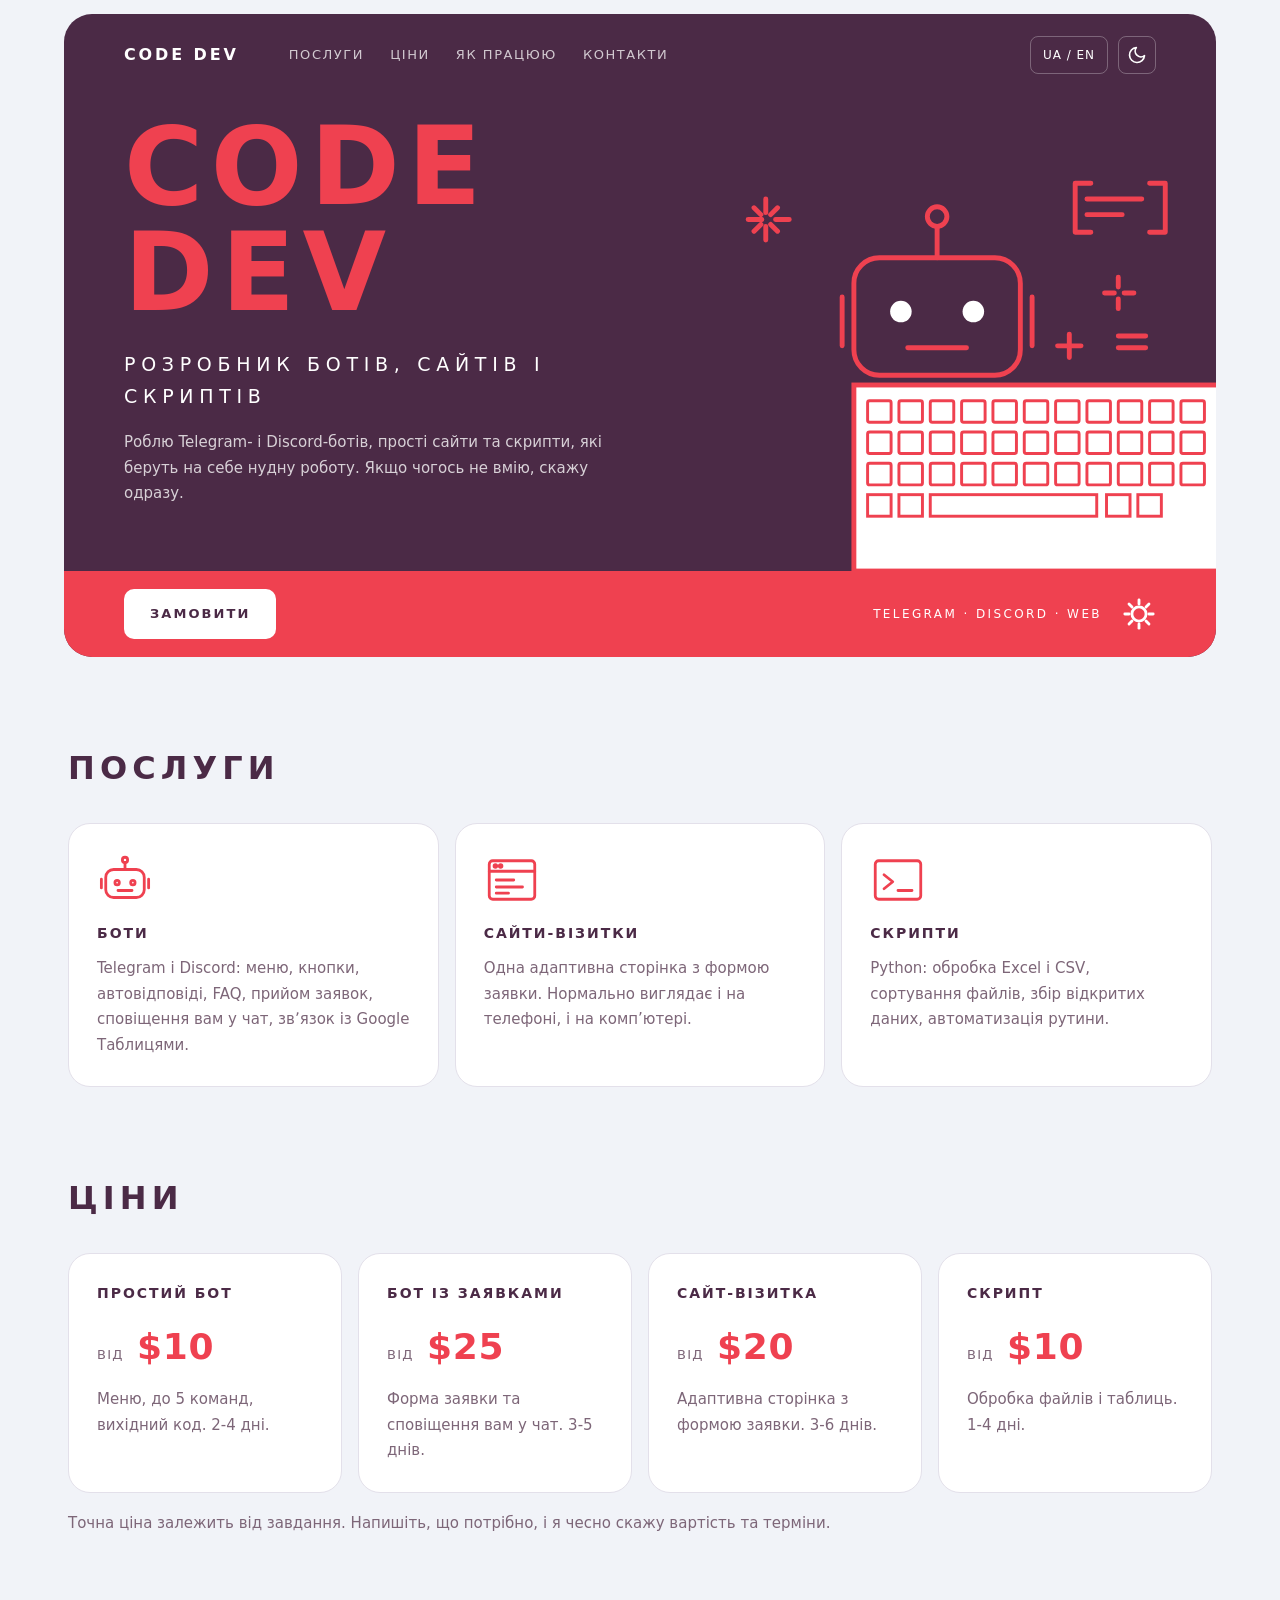
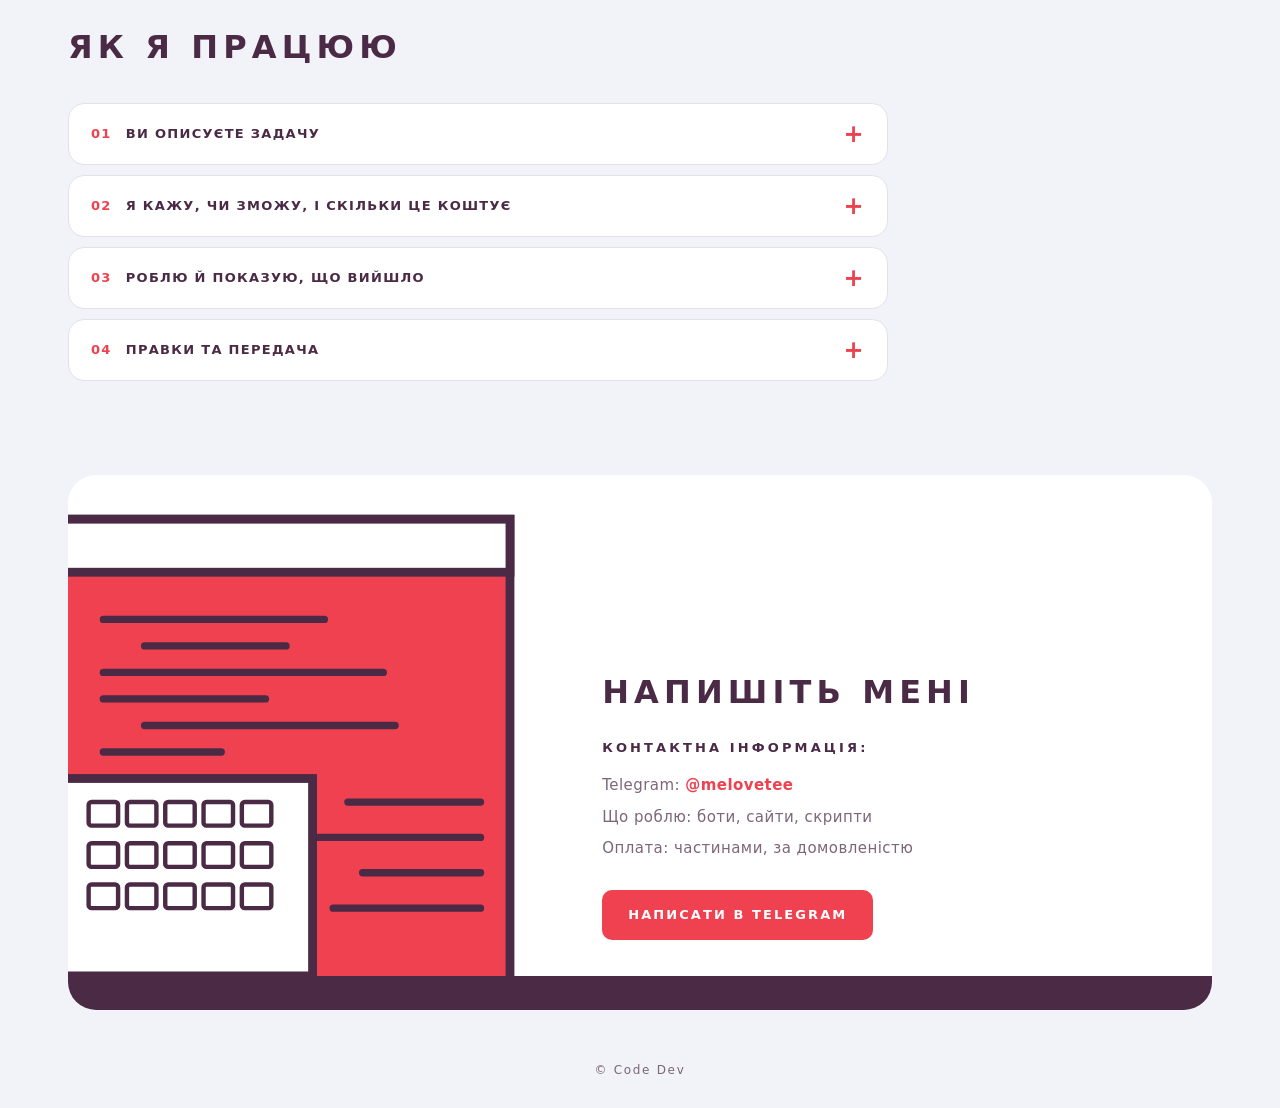
<file: index.html>
<!DOCTYPE html>
<html lang="uk">
<head>
<meta charset="utf-8">
<meta name="viewport" content="width=device-width, initial-scale=1, viewport-fit=cover">
<title>Code Dev | боти, сайти, скрипти</title>
<link rel="icon" type="image/svg+xml" href="data:image/svg+xml,%3Csvg xmlns='http://www.w3.org/2000/svg' viewBox='0 0 64 64'%3E%3Crect width='64' height='64' rx='14' fill='%23ef4150'/%3E%3Cpath d='M24 20L12 32l12 12M40 20l12 12-12 12M36 14l-8 36' fill='none' stroke='%234b2a46' stroke-width='6' stroke-linecap='round' stroke-linejoin='round'/%3E%3C/svg%3E">
<link rel="stylesheet" href="main.css?v=3">
</head>
<body>
<div class="shell" id="top">

<div class="hero">
 <div class="nav">
  <a class="logo" href="#top"><b>Code Dev</b></a>
  <nav class="links" id="links">
   <a href="#services"><span lang="uk">Послуги</span><span lang="en">Services</span></a>
   <a href="#prices"><span lang="uk">Ціни</span><span lang="en">Prices</span></a>
   <a href="#how"><span lang="uk">Як працюю</span><span lang="en">How I work</span></a>
   <a href="#contact"><span lang="uk">Контакти</span><span lang="en">Contact</span></a>
  </nav>
  <div class="right">
   <button id="lang" class="pill" type="button">UA / EN</button>
   <button id="theme" class="ib" type="button" aria-label="Theme"><svg class="moon" viewBox="0 0 24 24"><path d="M21 12.8A9 9 0 1 1 11.2 3a7 7 0 0 0 9.8 9.8z"/></svg><svg class="sun" viewBox="0 0 24 24"><circle cx="12" cy="12" r="4"/><path d="M12 2v2M12 20v2M4.9 4.9l1.4 1.4M17.7 17.7l1.4 1.4M2 12h2M20 12h2M4.9 19.1l1.4-1.4M17.7 6.3l1.4-1.4"/></svg></button>
   <button id="burger" class="ib" type="button" aria-label="Menu"><svg viewBox="0 0 24 24"><path d="M3 6h18M3 12h18M3 18h18"/></svg></button>
  </div>
 </div>
 <div class="hgrid">
  <div class="htext">
   <h1>Code<br>Dev</h1>
   <p class="sub"><span lang="uk">Розробник ботів, сайтів і скриптів</span><span lang="en">Developer of bots, websites and scripts</span></p>
   <p class="lead"><span lang="uk">Роблю Telegram- і Discord-ботів, прості сайти та скрипти, які беруть на себе нудну роботу. Якщо чогось не вмію, скажу одразу.</span><span lang="en">I make Telegram and Discord bots, simple websites and scripts that take over boring work. If I can’t do something, I’ll say so right away.</span></p>
  </div>
  <div class="art"><svg class="hero-art" viewBox="0 0 520 430" preserveAspectRatio="xMaxYMax meet" aria-hidden="true"><g fill="none" stroke="#ef4150" stroke-width="5" stroke-linecap="round" stroke-linejoin="round"><g class="spark"><path d="M60 50v14M60 78v14M42 71h14M70 71h14M48 59l7 7M65 76l7 7M72 59l-7 7M55 76l-7 7"/></g><g class="spark s2"><path d="M420 130v10M420 152v10M406 146h10M426 146h10"/></g><path d="M392 34h-16v50h16M452 34h16v50h-16"/><path d="M388 50h56M388 66h36"/><rect x="150" y="110" width="170" height="120" rx="26"/><path d="M235 110V80"/><circle cx="235" cy="68" r="10"/><path d="M138 150v50M332 150v50"/><circle cx="198" cy="165" r="11" fill="#fff" stroke="none"/><circle cx="272" cy="165" r="11" fill="#fff" stroke="none"/><path d="M205 202h60"/><path d="M370 188v24M358 200h24"/><path d="M420 190h28M420 202h28"/></g><rect x="150" y="240" width="420" height="190" fill="#fff" stroke="#ef4150" stroke-width="5"/><g fill="none" stroke="#ef4150" stroke-width="3"><rect x="164" y="256" width="24" height="22" rx="2"/><rect x="196" y="256" width="24" height="22" rx="2"/><rect x="228" y="256" width="24" height="22" rx="2"/><rect x="260" y="256" width="24" height="22" rx="2"/><rect x="292" y="256" width="24" height="22" rx="2"/><rect x="324" y="256" width="24" height="22" rx="2"/><rect x="356" y="256" width="24" height="22" rx="2"/><rect x="388" y="256" width="24" height="22" rx="2"/><rect x="420" y="256" width="24" height="22" rx="2"/><rect x="452" y="256" width="24" height="22" rx="2"/><rect x="484" y="256" width="24" height="22" rx="2"/><rect x="164" y="288" width="24" height="22" rx="2"/><rect x="196" y="288" width="24" height="22" rx="2"/><rect x="228" y="288" width="24" height="22" rx="2"/><rect x="260" y="288" width="24" height="22" rx="2"/><rect x="292" y="288" width="24" height="22" rx="2"/><rect x="324" y="288" width="24" height="22" rx="2"/><rect x="356" y="288" width="24" height="22" rx="2"/><rect x="388" y="288" width="24" height="22" rx="2"/><rect x="420" y="288" width="24" height="22" rx="2"/><rect x="452" y="288" width="24" height="22" rx="2"/><rect x="484" y="288" width="24" height="22" rx="2"/><rect x="164" y="320" width="24" height="22" rx="2"/><rect x="196" y="320" width="24" height="22" rx="2"/><rect x="228" y="320" width="24" height="22" rx="2"/><rect x="260" y="320" width="24" height="22" rx="2"/><rect x="292" y="320" width="24" height="22" rx="2"/><rect x="324" y="320" width="24" height="22" rx="2"/><rect x="356" y="320" width="24" height="22" rx="2"/><rect x="388" y="320" width="24" height="22" rx="2"/><rect x="420" y="320" width="24" height="22" rx="2"/><rect x="452" y="320" width="24" height="22" rx="2"/><rect x="484" y="320" width="24" height="22" rx="2"/><rect x="164" y="352" width="24" height="22"/><rect x="196" y="352" width="24" height="22"/><rect x="228" y="352" width="170" height="22"/><rect x="408" y="352" width="24" height="22"/><rect x="440" y="352" width="24" height="22"/></g></svg></div>
 </div>
 <div class="band">
  <a class="btn white" href="#contact"><span lang="uk">Замовити</span><span lang="en">Order</span></a>
  <span class="tags">Telegram · Discord · Web</span>
  <svg class="gear" viewBox="0 0 48 48" aria-hidden="true"><circle cx="24" cy="24" r="10"/><path d="M38.0 24.0L44.0 24.0"/><path d="M33.9 33.9L38.1 38.1"/><path d="M24.0 38.0L24.0 44.0"/><path d="M14.1 33.9L9.9 38.1"/><path d="M10.0 24.0L4.0 24.0"/><path d="M14.1 14.1L9.9 9.9"/><path d="M24.0 10.0L24.0 4.0"/><path d="M33.9 14.1L38.1 9.9"/></svg>
 </div>
</div>

<section class="sec" id="services">
 <h2><span lang="uk">Послуги</span><span lang="en">Services</span></h2>
 <div class="cards">
  <div class="c"><svg class="ico" viewBox="0 0 64 64" aria-hidden="true"><rect x="10" y="20" width="44" height="32" rx="9"/><path d="M32 20v-8"/><circle cx="32" cy="9" r="3"/><circle cx="23" cy="35" r="2.5"/><circle cx="41" cy="35" r="2.5"/><path d="M24 44h16M5 31v10M59 31v10"/></svg><h3><span lang="uk">Боти</span><span lang="en">Bots</span></h3><p><span lang="uk">Telegram і Discord: меню, кнопки, автовідповіді, FAQ, прийом заявок, сповіщення вам у чат, звʼязок із Google Таблицями.</span><span lang="en">Telegram and Discord: menus, buttons, auto replies, FAQ, order forms, notifications to your chat, Google Sheets.</span></p></div>
  <div class="c"><svg class="ico" viewBox="0 0 64 64" aria-hidden="true"><rect x="6" y="10" width="52" height="44" rx="4"/><path d="M6 22h52M14 32h20M14 40h30M14 47h14"/><circle cx="13" cy="16" r="1.5"/><circle cx="19" cy="16" r="1.5"/></svg><h3><span lang="uk">Сайти-візитки</span><span lang="en">One-page sites</span></h3><p><span lang="uk">Одна адаптивна сторінка з формою заявки. Нормально виглядає і на телефоні, і на комп’ютері.</span><span lang="en">One responsive page with a request form. Looks fine on both phones and computers.</span></p></div>
  <div class="c"><svg class="ico" viewBox="0 0 64 64" aria-hidden="true"><rect x="6" y="10" width="52" height="44" rx="4"/><path d="M16 26l10 8-10 8M32 44h16"/></svg><h3><span lang="uk">Скрипти</span><span lang="en">Scripts</span></h3><p><span lang="uk">Python: обробка Excel і CSV, сортування файлів, збір відкритих даних, автоматизація рутини.</span><span lang="en">Python: Excel and CSV processing, file sorting, public data collection, routine automation.</span></p></div>
 </div>
</section>

<section class="sec" id="prices">
 <h2><span lang="uk">Ціни</span><span lang="en">Prices</span></h2>
 <div class="cards four">
  <div class="c"><h3><span lang="uk">Простий бот</span><span lang="en">Simple bot</span></h3><div class="pr"><small><span lang="uk">від</span><span lang="en">from</span></small> $10</div><p><span lang="uk">Меню, до 5 команд, вихідний код. 2-4 дні.</span><span lang="en">Menu, up to 5 commands, source code. 2-4 days.</span></p></div>
  <div class="c"><h3><span lang="uk">Бот із заявками</span><span lang="en">Order bot</span></h3><div class="pr"><small><span lang="uk">від</span><span lang="en">from</span></small> $25</div><p><span lang="uk">Форма заявки та сповіщення вам у чат. 3-5 днів.</span><span lang="en">Request form and notifications to your chat. 3-5 days.</span></p></div>
  <div class="c"><h3><span lang="uk">Сайт-візитка</span><span lang="en">One-page site</span></h3><div class="pr"><small><span lang="uk">від</span><span lang="en">from</span></small> $20</div><p><span lang="uk">Адаптивна сторінка з формою заявки. 3-6 днів.</span><span lang="en">Responsive page with a request form. 3-6 days.</span></p></div>
  <div class="c"><h3><span lang="uk">Скрипт</span><span lang="en">Script</span></h3><div class="pr"><small><span lang="uk">від</span><span lang="en">from</span></small> $10</div><p><span lang="uk">Обробка файлів і таблиць. 1-4 дні.</span><span lang="en">File and spreadsheet processing. 1-4 days.</span></p></div>
 </div>
 <p class="note"><span lang="uk">Точна ціна залежить від завдання. Напишіть, що потрібно, і я чесно скажу вартість та терміни.</span><span lang="en">The exact price depends on the task. Tell me what you need and I’ll honestly give you the cost and deadline.</span></p>
</section>

<section class="sec" id="how">
 <h2><span lang="uk">Як я працюю</span><span lang="en">How I work</span></h2>
 <div class="steps">
  <details class="step"><summary><span lang="uk">Ви описуєте задачу</span><span lang="en">You describe the task</span></summary><p><span lang="uk">Напишіть, що вам потрібно: для чого бот чи сайт, які кнопки або сторінки потрібні, чи є тексти та приклади, які вам подобаються. Чим більше деталей, тим точніша ціна.</span><span lang="en">Tell me what you need: what the bot or site is for, which buttons or pages you want, and whether you have texts and examples you like. The more details, the more accurate the price.</span></p></details>
  <details class="step"><summary><span lang="uk">Я кажу, чи зможу, і скільки це коштує</span><span lang="en">I tell you if I can do it and what it costs</span></summary><p><span lang="uk">Чесно скажу, чи візьмуся, і назву ціну та термін. Якщо щось поза моїми навичками, повідомлю до початку роботи. Оплату обговорюємо частинами: частина на старті, решта після здачі.</span><span lang="en">I’ll honestly say whether I’ll take it, and give a price and deadline. If something is outside my skills, I’ll tell you before I start. We agree on payment in parts: some at the start and the rest after delivery.</span></p></details>
  <details class="step"><summary><span lang="uk">Роблю й показую, що вийшло</span><span lang="en">I build it and show you the result</span></summary><p><span lang="uk">Створюю бота, сайт чи скрипт і перевіряю, що все працює. Показую проміжний результат, щоб ви могли сказати, що змінити, ще до завершення.</span><span lang="en">I build the bot, site or script and check that it works. I show you a preview so you can say what to change before it’s finished.</span></p></details>
  <details class="step"><summary><span lang="uk">Правки та передача</span><span lang="en">Revisions and handover</span></summary><p><span lang="uk">Вношу правки, про які ми домовилися, і передаю готову роботу: вихідний код та коротку інструкцію, як запускати й користуватися.</span><span lang="en">I make the revisions we agreed on and hand over the finished work: the source code and a short guide on how to run and use it.</span></p></details>
 </div>
</section>

<section class="sec" id="contact">
 <div class="back">
  <div class="art2"><svg class="code-art" viewBox="0 0 330 340" aria-hidden="true"><rect x="-4" y="30" width="304" height="320" fill="#ef4150" stroke="#4b2a46" stroke-width="6"/><rect x="-4" y="30" width="304" height="36" fill="#fff" stroke="#4b2a46" stroke-width="6"/><g stroke="#4b2a46" stroke-width="5" stroke-linecap="round" fill="none"><path d="M24 98h150M52 116h96M24 134h190M24 152h110M52 170h170M24 188h80"/><path d="M190 222h90M170 246h110M200 270h80M180 294h100"/></g><rect x="-4" y="206" width="170" height="134" fill="#fff" stroke="#4b2a46" stroke-width="6"/><g fill="none" stroke="#4b2a46" stroke-width="3"><rect x="14" y="222" width="20" height="16" rx="2"/><rect x="40" y="222" width="20" height="16" rx="2"/><rect x="66" y="222" width="20" height="16" rx="2"/><rect x="92" y="222" width="20" height="16" rx="2"/><rect x="118" y="222" width="20" height="16" rx="2"/><rect x="14" y="250" width="20" height="16" rx="2"/><rect x="40" y="250" width="20" height="16" rx="2"/><rect x="66" y="250" width="20" height="16" rx="2"/><rect x="92" y="250" width="20" height="16" rx="2"/><rect x="118" y="250" width="20" height="16" rx="2"/><rect x="14" y="278" width="20" height="16" rx="2"/><rect x="40" y="278" width="20" height="16" rx="2"/><rect x="66" y="278" width="20" height="16" rx="2"/><rect x="92" y="278" width="20" height="16" rx="2"/><rect x="118" y="278" width="20" height="16" rx="2"/></g></svg></div>
  <div class="btext">
   <h2><span lang="uk">Напишіть мені</span><span lang="en">Write to me</span></h2>
   <p class="label"><span lang="uk">Контактна інформація:</span><span lang="en">Contact info:</span></p>
   <p class="kv">Telegram: <a href="https://t.me/melovetee" rel="noopener">@melovetee</a></p>
   <p class="kv"><span lang="uk">Що роблю: боти, сайти, скрипти</span><span lang="en">What I do: bots, websites, scripts</span></p>
   <p class="kv"><span lang="uk">Оплата: частинами, за домовленістю</span><span lang="en">Payment: in parts, by agreement</span></p>
   <a class="btn" href="https://t.me/melovetee" rel="noopener"><span lang="uk">Написати в Telegram</span><span lang="en">Message on Telegram</span></a>
  </div>
 </div>
</section>

<footer>© Code Dev</footer>
</div>
<script src="main.js?v=3"></script>
</body>
</html>
</file>
<file: main.css>
:root{--bg:#f1f3f8;--card:#fff;--text:#4b2a46;--muted:#7d6678;--line:#e3e0ea;--plum:#4b2a46;--coral:#ef4150;color-scheme:light}
:root[data-theme="dark"]{--bg:#1c0f1f;--card:#2a1830;--text:#f4e9f0;--muted:#b9a2b4;--line:#3d2842;color-scheme:dark}
html{scroll-behavior:smooth}
*{box-sizing:border-box}
body{margin:0;background:var(--bg);color:var(--text);font:400 16px/1.7 "Montserrat","Century Gothic","Trebuchet MS","Segoe UI",system-ui,sans-serif;padding-bottom:env(safe-area-inset-bottom,0px)}
html[lang="uk"] [lang="en"],html[lang="en"] [lang="uk"]{display:none}
svg{display:block}
.shell{max-width:1180px;margin:0 auto;padding:calc(14px + env(safe-area-inset-top,0px)) 14px 0}
.hero{background:var(--plum);color:#fff;border-radius:28px;overflow:hidden}
.nav{position:relative;display:flex;align-items:center;gap:20px;padding:22px clamp(20px,5vw,60px) 0}
.logo{color:#fff;text-decoration:none;font-size:16px;letter-spacing:.18em;text-transform:uppercase}
.links{display:flex;gap:26px;margin-left:30px}
.links a{color:rgba(255,255,255,.75);text-decoration:none;font-size:13px;letter-spacing:.12em;text-transform:uppercase}
.links a:hover{color:#fff}
.right{margin-left:auto;display:flex;align-items:center;gap:10px}
.pill,.ib{background:none;border:1px solid rgba(255,255,255,.28);color:#fff;border-radius:8px;height:38px;padding:0 12px;font:inherit;font-size:12px;letter-spacing:.08em;cursor:pointer}
.ib{width:38px;padding:0;display:grid;place-items:center}
.ib svg{width:20px;height:20px;stroke:currentColor;fill:none;stroke-width:2;stroke-linecap:round;stroke-linejoin:round}
#theme .sun{display:none}
:root[data-theme="dark"] #theme .sun{display:block}
:root[data-theme="dark"] #theme .moon{display:none}
#burger{display:none}
.hgrid{display:grid;grid-template-columns:1.05fr .95fr;gap:20px;align-items:end;padding-left:clamp(20px,5vw,60px);margin-top:clamp(20px,4vw,40px)}
.htext{padding-bottom:clamp(30px,5vw,64px)}
h1{font-size:clamp(56px,9.5vw,108px);line-height:.98;font-weight:700;letter-spacing:.07em;text-transform:uppercase;color:var(--coral);margin:0 0 22px}
.sub{font-size:clamp(14px,1.9vw,19px);font-weight:300;letter-spacing:.3em;text-transform:uppercase;margin:0 0 18px;line-height:1.7}
.lead{color:rgba(255,255,255,.78);max-width:480px;margin:0;font-size:15px}
.art{align-self:end}
.hero-art{width:100%;height:auto}
.band{background:var(--coral);display:flex;align-items:center;gap:20px;padding:18px clamp(20px,5vw,60px)}
.tags{margin-left:auto;font-size:12px;letter-spacing:.2em;text-transform:uppercase}
.gear{width:34px;height:34px;fill:none;stroke:#fff;stroke-width:4;stroke-linecap:round;animation:spin 14s linear infinite;transform-box:fill-box;transform-origin:center}
.btn{display:inline-block;background:var(--coral);color:#fff;font-weight:700;font-size:13px;letter-spacing:.16em;text-transform:uppercase;padding:14px 26px;border-radius:10px;text-decoration:none}
.btn.white{background:#fff;color:var(--plum)}
.sec{max-width:1180px;margin:0 auto;padding:84px 4px 0}
h2{font-size:clamp(22px,3.4vw,32px);font-weight:600;letter-spacing:.16em;text-transform:uppercase;margin:0 0 28px}
.cards{display:grid;grid-template-columns:repeat(3,1fr);gap:16px}
.cards.four{grid-template-columns:repeat(4,1fr)}
.c{background:var(--card);border:1px solid var(--line);border-radius:22px;padding:28px}
.ico{width:56px;height:56px;margin-bottom:14px;fill:none;stroke:var(--coral);stroke-width:3.2;stroke-linecap:round;stroke-linejoin:round}
.c h3{font-size:14px;font-weight:700;letter-spacing:.14em;text-transform:uppercase;margin:0 0 10px}
.c p,.note{color:var(--muted);margin:0;font-size:15px}
.pr{font-size:36px;font-weight:700;color:var(--coral);margin:6px 0 10px;letter-spacing:.02em}
.pr small{font-size:13px;font-weight:400;color:var(--muted);letter-spacing:.1em;text-transform:uppercase}
.note{margin-top:18px}
.steps{max-width:820px;counter-reset:s}
.step{background:var(--card);border:1px solid var(--line);border-radius:16px;padding:4px 22px;margin-bottom:10px;counter-increment:s}
.step summary{cursor:pointer;list-style:none;display:flex;align-items:center;gap:14px;padding:14px 0;font-weight:600;font-size:13px;letter-spacing:.1em;text-transform:uppercase}
.step summary::-webkit-details-marker{display:none}
.step summary::before{content:counter(s,decimal-leading-zero);color:var(--coral);font-weight:700}
.step summary::after{content:"+";margin-left:auto;color:var(--coral);font-size:24px;line-height:1;transition:transform .3s ease}
.step[open] summary::after{transform:rotate(45deg)}
.step p{margin:0 0 16px 36px;color:var(--muted);font-size:15px;animation:fade .4s ease}
.back{position:relative;background:var(--card);border-radius:28px;overflow:hidden;display:grid;grid-template-columns:.85fr 1.15fr;align-items:end}
.back::after{content:"";position:absolute;left:0;right:0;bottom:0;height:34px;background:var(--plum)}
.art2{padding-bottom:34px;align-self:end}
.code-art{width:100%;height:auto}
.btext{padding:clamp(30px,5vw,56px) clamp(22px,4vw,48px) 70px}
.btext h2{margin-bottom:18px}
.label{font-size:13px;font-weight:600;letter-spacing:.24em;text-transform:uppercase;margin:0 0 14px}
.kv{margin:0 0 6px;color:var(--muted);font-size:15px;letter-spacing:.03em}
.kv a{color:var(--coral);text-decoration:none;font-weight:600}
.btext .btn{margin-top:22px}
footer{text-align:center;color:var(--muted);font-size:12px;letter-spacing:.14em;padding:50px 0 28px}
.spark{animation:tw 3s ease-in-out infinite}.spark.s2{animation-delay:1.2s}
.rv{opacity:0;transform:translateY(18px);transition:opacity .7s ease,transform .7s ease}
.rv.in{opacity:1;transform:none}
@keyframes spin{to{transform:rotate(360deg)}}
@keyframes tw{50%{opacity:.25}}
@keyframes fade{from{opacity:0;transform:translateY(-5px)}to{opacity:1;transform:none}}
@media (max-width:900px){
 .cards.four{grid-template-columns:repeat(2,1fr)}
 #burger{display:grid}
 .links{display:none;position:absolute;top:70px;left:clamp(20px,5vw,60px);right:clamp(20px,5vw,60px);z-index:5;flex-direction:column;gap:14px;background:#3a2036;border:1px solid rgba(255,255,255,.18);border-radius:14px;padding:18px;margin:0}
 .links.open{display:flex}
}
@media (max-width:720px){
 .hgrid{grid-template-columns:1fr;padding-right:clamp(20px,5vw,60px)}
 .art{margin-right:calc(-1 * clamp(20px,5vw,60px))}
 .cards,.cards.four{grid-template-columns:1fr}
 .back{grid-template-columns:1fr}
 .art2{order:2;max-width:320px}
 .tags{display:none}
 .gear{margin-left:auto}
 .sec{padding-top:64px}
}
@media (prefers-reduced-motion:reduce){*{animation:none!important;transition:none!important;scroll-behavior:auto!important}.rv{opacity:1;transform:none}}
</file>
